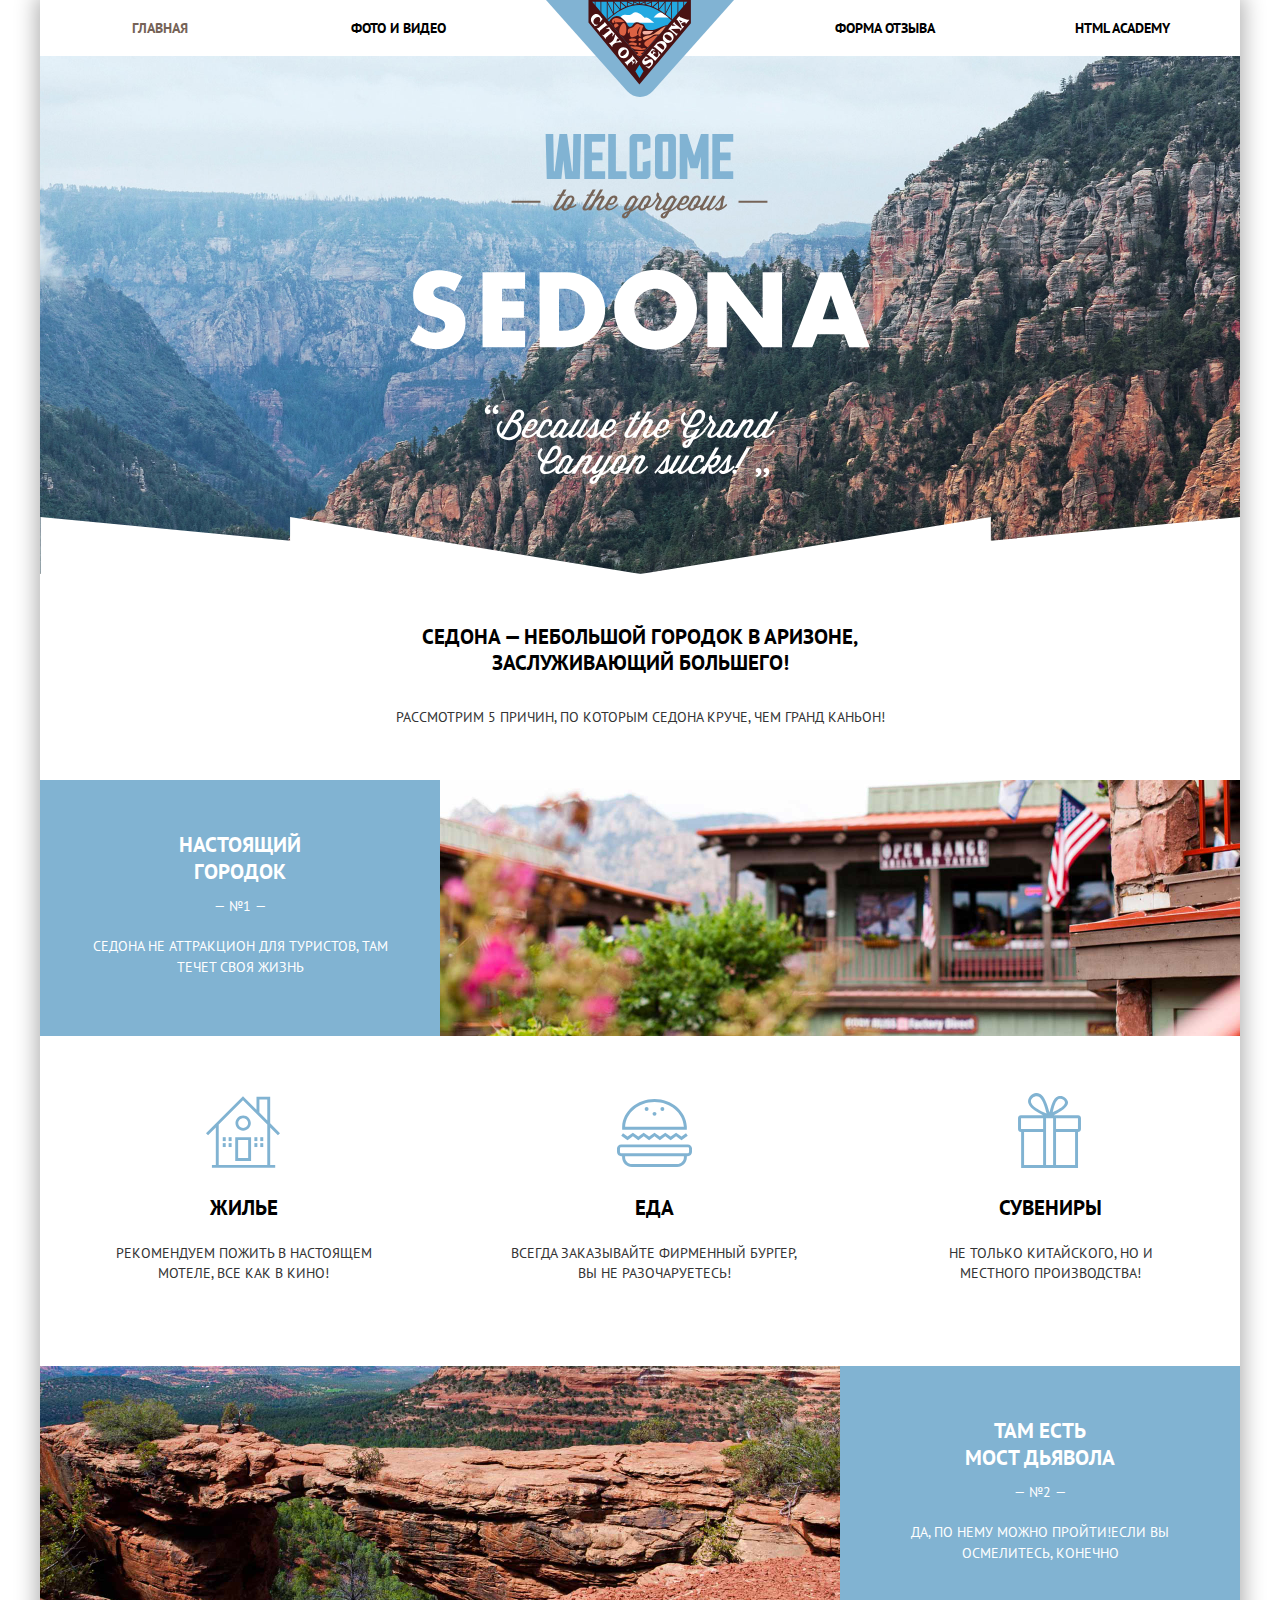
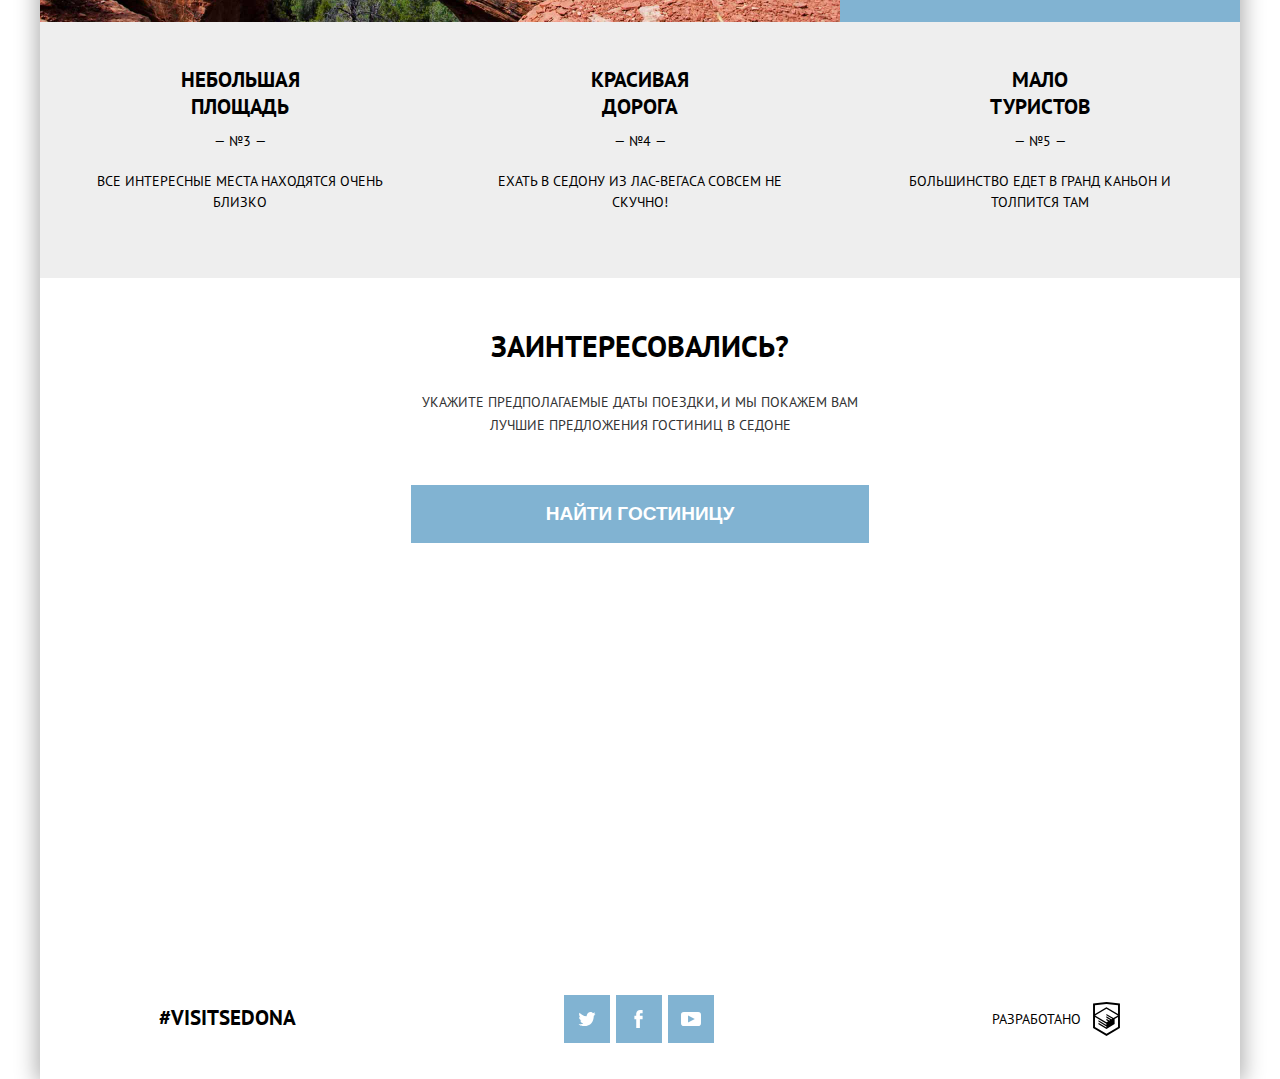
<file: sedona-all/html/index.html>
<!doctype html>
<html lang="ru">
<head>
  <meta charset="utf-8">
  <meta name="viewport" content="width=device-width,intitial-scale=1">
  <link href="css/style.css" type="text/css" rel="stylesheet">
  <title>Sedona</title>
</head>
<body class="page-body">
  <div class="page-wrapper">
    <!--SVG-->
    <svg style="display: none">
      <symbol viewBox="0 0 8.672 18.944" id="icon-facebook">
        <title>icon-facebook</title>
        <path d="M6.275     3.356h2.398V0H5.795C2.656.181 1.54 2.387 1.948 6.114H0v3.518h1.959v9.312h3.837V9.632h2.857V6.114H5.787c-.022-1.045-.037-2.405.488-2.758z"></path>
      </symbol>
      <symbol viewBox="0 0 17.5 14.663" id="icon-twitter">
        <title>icon-twitter</title>
        <path fill-rule="evenodd" clip-rule="evenodd" d="M11.283.153c1.736-.484 3.074.264 3.685 1.15.694-.225 1.372-.47 2.072-.69-.004.841-.538 1.478-.883 1.728.704.165 1.343-.481 1.343-.481-.175.977-1.035 1.746-1.611 1.977-.239 6.592-3.272 10.956-10.382 10.823h-.46c-.422 0-4.29-.45-5.047-1.843 2.341.192 4.011-.412 4.835-1.15-.989-.293-2.761-.464-3.07-2.881.362.105.583.223 1.228.117C1.757 8.067.385 7.366.461 5.218c.294.319 1.1.523 1.381.461C1.117 5.444-.188 2.398.921.843 2.794 2.655 4.769 4.364 8.29 4.528c.216-2.24 1.171-3.74 2.993-4.375z"></path>
      </symbol>
      <symbol viewBox="0 0 19.979 14.015" id="icon-youtube">
        <title>icon-youtube</title>
        <path d="M17.145 0H2.835A2.842 2.842 0 0 0 0 2.835v8.345a2.842 2.842 0 0 0 2.835 2.835h14.31a2.842 2.842 0 0 0 2.835-2.835V2.835A2.844 2.844 0 0 0 17.145 0zM7.036 10.392V3.623l6.769 3.384-6.769 3.385z"></path>
      </symbol>
      <symbol viewBox="0 0 26.943 34.09" id="logo-htmlacademy">
        <title>logo-htmlacademy</title>
        <path d="M13.62.017L13.472 0 0 1.412v24.661l13.473 8.017 13.43-7.99.042-.025V1.412L13.62.017zm11.399 12.11L13.495 5.334l-.001-.104-.087.05-.088-.056v.109L1.925 12.118V3.147l11.548-1.212L25.02 3.147v8.98zm-11.614-5.34L24.923 13.5l-4.479 2.64-7.093-4.221-.014 1.415 5.904 3.513-.86.507-5.03-2.992-.014 1.415 3.827 2.275-.782.523-3.031-1.787-.014 1.413 1.853 1.091-1.8 1.081-11.356-6.751 11.371-6.835zm-11.48 8.34l11.411 6.791.016 1.044-7.942-4.728-.015 1.416 7.979 4.795.018 1.076-7.973-4.74-.013 1.414 8.021 4.822.046.025 8.143-4.872-.011-5.177 3.415-2.036v10.021L13.472 31.85 1.925 24.979v-9.852z"></path>
      </symbol>
    </svg>
    
    <!--HEADER-->
    <header class="page-header">
      <nav class="main-nav">
        <div class="main-nav__wrapper">
          <button class="main-nav__button-close">
            <span class="visually-hidden">Закрыть меню</span>
          </button>
          <ul class="main-nav__list">
            <li class="main-nav__item">
              <a class="main-nav__link main-nav__link--active">Главная</a>
            </li>
            <li class="main-nav__item">
              <a class="main-nav__link" href="photo.html">Фото и видео</a>
            </li>
            <li class="main-nav__item">
              <a class="main-nav__link" href="form.html">Форма отзыва</a>
            </li>
            <li class="main-nav__item">
              <a class="main-nav__link" href="#">HTML Academy</a>
            </li>
            <li class="main-nav__item main-nav__item--logo">       
              <a class="main-nav__logo logo">
                <picture>
                  <source media="(min-width: 1200px)" srcset="img/logo-desktop.svg">
                  <source media="(min-width: 768px)" srcset="img/logo-tablet.svg">
                  <img class="logo__image" src="img/logo-mobile.svg"  alt="Sedona" width="102" height="auto">
                </picture>
              </a>
              <button class="main-nav__toggle" type="button">
                <span class="visually-hidden">Открыть меню</span>
              </button>
            </li>
          </ul>
        </div>
      </nav>
      
      <section class="intro">
        <img class="intro__image" src="img/text-sedona-index.svg" width="282" height="214" alt="welcome to sedona">
      </section>
    </header>
    
    <main class="page-main">     
      <section class="features">
        <div class="features__header">
          <h2 class="features__header-title">СЕДОНА — небольшой          городок в АРИЗОНЕ, заслуживающий большего!
          </h2>
          <p class="features__header-description">Рассмотрим 5 причин, по которым Седона круче, чем Гранд Каньон!</p>
        </div>
        
        <div class="features__wrapper">
          <div class="feature feature--highlight">
            <h3 class="feature__title">Настоящий<br> городок</h3>
            <span class="feature__number">№1</span>
            <p class="feature__description">Седона не аттракцион для туристов, там течет своя жизнь</p>            
          </div>

          <div class="feature feature--photo">
            <picture>
              <source media="(min-width: 1200px)" srcset="img/photo-city-desktop.jpg">
              <source media="(min-width: 500px)" srcset="img/photo-city-tablet.jpg">
              <img class="feature__image" src="img/photo-city-mobile.jpg" alt="photo-1">
            </picture>            
          </div>

          <ul class="advantages">
            <li class="advantage advantage--house">
              <b class="advantage__title">Жилье</b>
              <p class="advantage__description">Рекомендуем пожить в настоящем мотеле, все как в кино!</p>
            </li>
            
            <li class="advantage advantage--gift">
              <b class="advantage__title">Сувениры</b>
              <p class="advantage__description">Не только китайского, но и местного производства!</p>
            </li>
            
            <li class="advantage advantage--burger">
              <b class="advantage__title">Еда</b>
              <p class="advantage__description">Всегда заказывайте фирменный бургер, вы не разочаруетесь!</p>
            </li>
          </ul>

          <div class="feature feature--highlight">
            <h3 class="feature__title">Там есть<br> мост дьявола</h3>
            <span class="feature__number">№2</span>
            <p class="feature__description">Да, по нему можно пройти!Если вы осмелитесь, конечно</p>
          </div>

          <div class="feature feature--photo">
            <picture>
              <source media="(min-width: 1200px)" srcset="img/photo-bridge-desktop.jpg"> 
              <img class="feature__image" src="img/photo-bridge-mobile.jpg" alt="photo-2">
            </picture>   
          </div>

          <div class="feature">
            <h3 class="feature__title">Небольшая<br> площадь</h3>
            <span class="feature__number">№3</span>
            <p class="feature__description">Все интересные места находятся очень близко</p>
          </div>

          <div class="feature">
            <h3 class="feature__title">Красивая<br> дорога</h3>
            <span class="feature__number">№4</span>
            <p class="feature__description">Ехать в седону из Лас-Вегаса совсем не скучно!</p>
          </div>

          <div class="feature">
            <h3 class="feature__title">Мало<br> туристов</h3>
            <span class="feature__number">№5</span>
            <p class="feature__description">Большинство едет в Гранд Каньон и толпится там</p>
          </div>                
        </div>
      </section>
      
      <section class="search">
        <div class="search__wrapper">
          <h2 class="search__title">Заинтересовались?</h2>
          <p class="search__description">Укажите предполагаемые даты поездки, и мы покажем вам лучшие предложения гостиниц в седоне</p>
          <button class="button" type="button">Найти гостиницу</button>
        </div>  
        <iframe class="search__map" src="https://www.google.com/maps/embed?pb=!1m18!1m12!1m3!1d31148.43498209578!2d-111.78873010335609!3d34.8543197821599!2m3!1f0!2f0!3f0!3m2!1i1024!2i768!4f13.1!3m3!1m2!1s0x872da132f942b00d%3A0x5548c523fa6c8efd!2z0KHQtdC00L7QvdCwLCDQkNGA0LjQt9C-0L3QsCA4NjMzNiwg0KHQqNCQ!5e0!3m2!1sru!2sru!4v1579418132737!5m2!1sru!2sru" width="100%" height="350" frameborder="0" style="border:0;" allowfullscreen=""></iframe>      
      </section>  
    </main>
    
    <footer class="page-footer">      
        <b class="page-footer__hashtag">#VISITSEDONA</b>
        <ul class="page-footer__social social">
          <li>
            <a class="social__link social__link--twitter" href="#">
              <svg width="18" height="14" fill="#fff">
                <use xlink:href="#icon-twitter"></use>
              </svg>
            </a>
          </li>
          <li>
            <a class="social__link social__link--facebook" href="#">
              <svg width="9" height="18" fill="#fff">
                <use xlink:href="#icon-facebook"></use>
              </svg>
            </a>
          </li>
          <li>
            <a class="social__link social__link--youtube" href="#">
              <svg width="20" height="14" fill="#fff">
                <use xlink:href="#icon-youtube"></use>
              </svg>
            </a>
          </li>          
        </ul>
        <p class="page-footer__developer">Разработано
          <a class="page-footer__developer-link"  href="#">
            <svg width="27" height="34" fill="#000">
                <use xlink:href="#logo-htmlacademy"></use>
              </svg>
          </a>
        </p>
    </footer>
  </div>
</body>
</html>
</file>
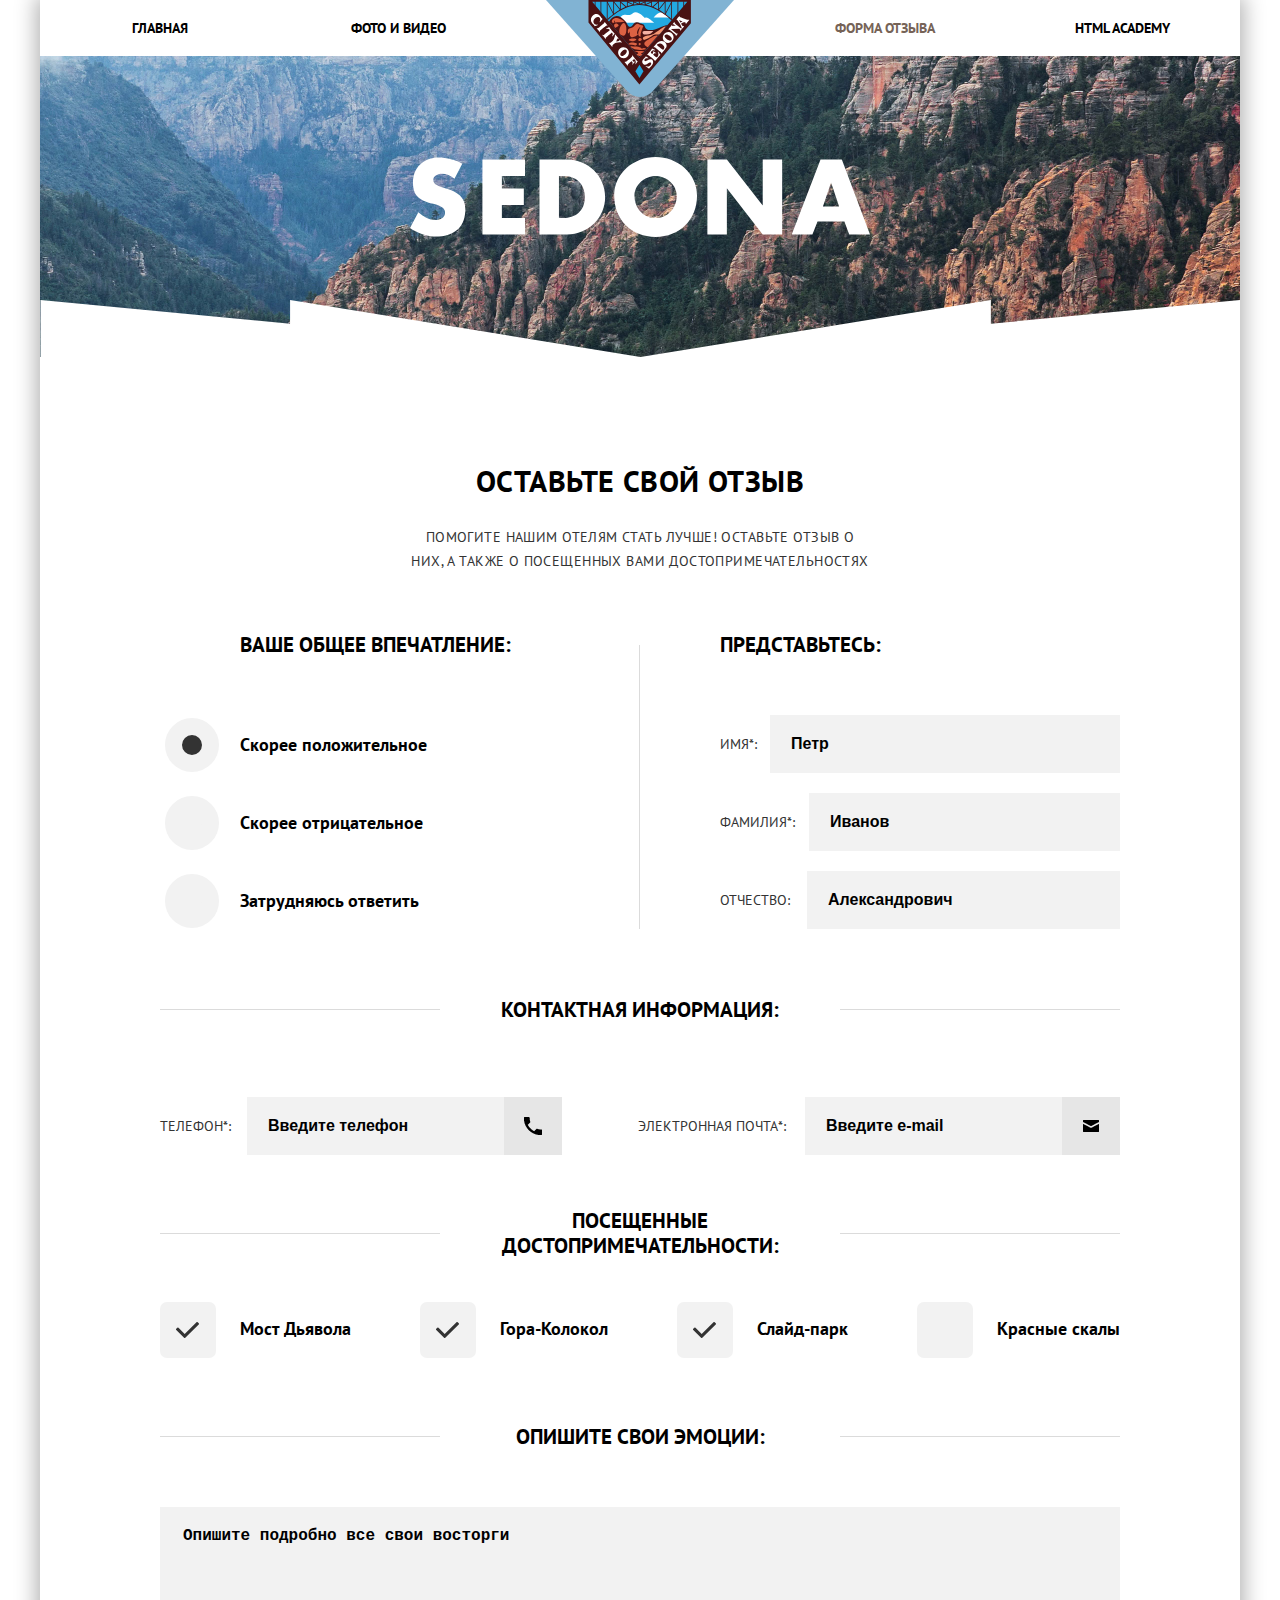
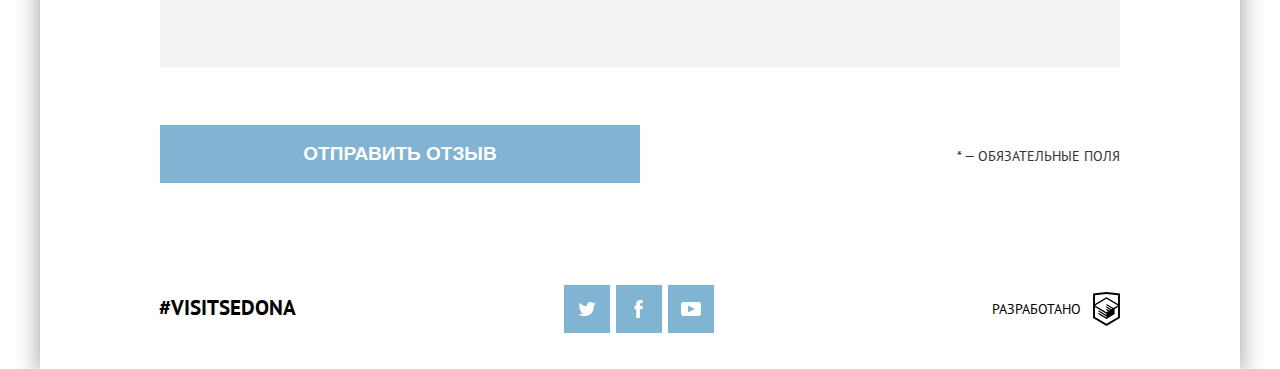
<file: sedona-all/html/form.html>
<!doctype html>
<html lang="ru">
<head>
  <meta charset="utf-8">
  <meta name="viewport" content="width=device-width,intitial-scale=1">
  <link href="css/style.css" type="text/css" rel="stylesheet">
  <title>Sedona</title>
</head>
<body class="page-body">
  <div class="page-wrapper">
    <!--SVG-->
    <svg style="display: none">
      <symbol viewBox="0 0 8.672 18.944" id="icon-facebook">
        <title>icon-facebook</title>
        <path d="M6.275     3.356h2.398V0H5.795C2.656.181 1.54 2.387 1.948 6.114H0v3.518h1.959v9.312h3.837V9.632h2.857V6.114H5.787c-.022-1.045-.037-2.405.488-2.758z"></path>
      </symbol>
      <symbol viewBox="0 0 17.5 14.663" id="icon-twitter">
        <title>icon-twitter</title>
        <path fill-rule="evenodd" clip-rule="evenodd" d="M11.283.153c1.736-.484 3.074.264 3.685 1.15.694-.225 1.372-.47 2.072-.69-.004.841-.538 1.478-.883 1.728.704.165 1.343-.481 1.343-.481-.175.977-1.035 1.746-1.611 1.977-.239 6.592-3.272 10.956-10.382 10.823h-.46c-.422 0-4.29-.45-5.047-1.843 2.341.192 4.011-.412 4.835-1.15-.989-.293-2.761-.464-3.07-2.881.362.105.583.223 1.228.117C1.757 8.067.385 7.366.461 5.218c.294.319 1.1.523 1.381.461C1.117 5.444-.188 2.398.921.843 2.794 2.655 4.769 4.364 8.29 4.528c.216-2.24 1.171-3.74 2.993-4.375z"></path>
      </symbol>
      <symbol viewBox="0 0 19.979 14.015" id="icon-youtube">
        <title>icon-youtube</title>
        <path d="M17.145 0H2.835A2.842 2.842 0 0 0 0 2.835v8.345a2.842 2.842 0 0 0 2.835 2.835h14.31a2.842 2.842 0 0 0 2.835-2.835V2.835A2.844 2.844 0 0 0 17.145 0zM7.036 10.392V3.623l6.769 3.384-6.769 3.385z"></path>
      </symbol>
      <symbol viewBox="0 0 26.943 34.09" id="logo-htmlacademy">
        <title>logo-htmlacademy</title>
        <path d="M13.62.017L13.472 0 0 1.412v24.661l13.473 8.017 13.43-7.99.042-.025V1.412L13.62.017zm11.399 12.11L13.495 5.334l-.001-.104-.087.05-.088-.056v.109L1.925 12.118V3.147l11.548-1.212L25.02 3.147v8.98zm-11.614-5.34L24.923 13.5l-4.479 2.64-7.093-4.221-.014 1.415 5.904 3.513-.86.507-5.03-2.992-.014 1.415 3.827 2.275-.782.523-3.031-1.787-.014 1.413 1.853 1.091-1.8 1.081-11.356-6.751 11.371-6.835zm-11.48 8.34l11.411 6.791.016 1.044-7.942-4.728-.015 1.416 7.979 4.795.018 1.076-7.973-4.74-.013 1.414 8.021 4.822.046.025 8.143-4.872-.011-5.177 3.415-2.036v10.021L13.472 31.85 1.925 24.979v-9.852z"></path>
      </symbol>
    </svg>
    
    <!--HEADER-->
    <header class="page-header">
      <nav class="main-nav">
        <div class="main-nav__wrapper">
          <button class="main-nav__button-close">
            <span class="visually-hidden">Закрыть меню</span>
          </button>
          <ul class="main-nav__list">
            <li class="main-nav__item">
              <a class="main-nav__link" href="index.html">Главная</a>
            </li>
            <li class="main-nav__item">
              <a class="main-nav__link" href="photo.html">Фото и видео</a>
            </li>
            <li class="main-nav__item">
              <a class="main-nav__link main-nav__link--active">Форма отзыва</a>
            </li>
            <li class="main-nav__item">
              <a class="main-nav__link" href="#">HTML Academy</a>
            </li>
            <li class="main-nav__item main-nav__item--logo">       
              <a class="main-nav__logo logo">
                <picture>
                  <source media="(min-width: 1200px)" srcset="img/logo-desktop.svg">
                  <source media="(min-width: 768px)" srcset="img/logo-tablet.svg">
                  <img class="logo__image" src="img/logo-mobile.svg"  alt="Sedona" width="102" height="auto">
                </picture>
              </a>
              <button class="main-nav__toggle" type="button">
                <span class="visually-hidden">Открыть меню</span>
              </button>
            </li>
          </ul>
        </div>
      </nav>
      
      <section class="intro intro--inner-page">
        <img class="intro__image" src="img/text-sedona.svg" width="230" height="39" alt="sedona">
      </section>
    </header>
    
    <main class="page-main">     
      <section class="feedback">
        <div class="feedback__header">
          <h2 class="feedback__title">Оставьте свой отзыв</h2>
          <p class="feedback__description">Помогите нашим отелям стать лучше! Оставьте отзыв о них, а также о посещенных вами достопримечательностях</p>
        </div>
        <form class="feedback-form">
          <fieldset class="feedback-section">
            <legend class="feedback-section__title feedback-section__title--left">Представьтесь:</legend>
            <div class="textbox">
              <div class="textbox__item">
                <label class="textbox__label textbox__label--name" for="name">Имя*:</label>
                <input class="textbox__input" id="name" type="text" placeholder="Петр">
              </div>
              <div class="textbox__item">
                <label class="textbox__label textbox__label--surname" for="surname">Фамилия*:</label>
                <input class="textbox__input" id="surname" type="text" placeholder="Иванов">
              </div>
              <div class="textbox__item">
                <label class="textbox__label textbox__label--patronymic" for="patronymic">Отчество:</label>
                <input class="textbox__input" id="patronymic" type="text" placeholder="Александрович">
              </div>
            </div>
          </fieldset>
          <fieldset class="feedback-section">
            <legend class="feedback-section__title">Контактная информация:</legend>
            <div class="textbox textbox--contacts">
              <div class="textbox__item textbox__item--contacts">
                <label class="textbox__label textbox__label--telephone" for="telephone">
                <span class="textbox__hidden">Контактный</span> телефон*:</label>
                <input class="textbox__input textbox__input--telephone" id="telephone" type="text" placeholder="Введите телефон">
              </div>
              <div class="textbox__item textbox__item--contacts">
                <label class="textbox__label textbox__label--email" for="email">
                Электронная почта*:</label>
                <input class="textbox__input textbox__input--email" id="email" type="text" placeholder="Введите e-mail">
              </div>
            </div>
          </fieldset>     
          <fieldset class="feedback-section">
            <legend class="feedback-section__title feedback-section__title--left">Ваше общее впечатление:</legend>
            <div class="toggle-set">
              <div class="toggle-set__item">                
                <input class="toggle-set__input" id="toggle1" name="rating" type="radio" checked="checked">
                <label class="toggle-set__label" for="toggle1">Скорее положительное</label>
              </div>
              <div class="toggle-set__item">                
                <input class="toggle-set__input" id="toggle2" name="rating" type="radio">
                <label class="toggle-set__label" for="toggle2">Скорее отрицательное</label>
              </div>
              <div class="toggle-set__item">                
                <input class="toggle-set__input" id="toggle3" name="rating" type="radio">
                <label class="toggle-set__label" for="toggle3">Затрудняюсь ответить</label>
              </div>
            </div>
          </fieldset>
          <fieldset class="feedback-section">
            <legend class="feedback-section__title">Посещенные<br> достопримечательности:</legend>
            <div class="checkbox">
              <div class="checkbox__item">                
                <input class="checkbox__input" id="checkbox1" type="checkbox" checked="checked">
                <label class="checkbox__label" for="checkbox1">Мост Дьявола</label>
              </div>
              <div class="checkbox__item">                
                <input class="checkbox__input" id="checkbox2" type="checkbox" checked="checked">
                <label class="checkbox__label" for="checkbox2">Гора-Колокол</label>
              </div>
              <div class="checkbox__item">                
                <input class="checkbox__input" id="checkbox3" type="checkbox" checked="checked">
                <label class="checkbox__label" for="checkbox3">Слайд-парк</label>
              </div>
              <div class="checkbox__item">                
                <input class="checkbox__input" id="checkbox4" type="checkbox">
                <label class="checkbox__label" for="checkbox4">Красные скалы</label>
              </div>
            </div>
          </fieldset>
          <fieldset class="feedback-section">
            <legend class="feedback-section__title">Опишите свои эмоции:</legend>
            <textarea class="textarea" placeholder="Опишите подробно все свои восторги "></textarea>
            <div class="feedback-section__wrapper-button">
              <button class="button button--middle" type="button">Отправить отзыв</button> 
              <span class="feedback__note">* — обязательные поля</span>
            </div>
          </fieldset>
        </form>
      </section>
    </main>
    
    <footer class="page-footer">      
        <b class="page-footer__hashtag">#VISITSEDONA</b>
        <ul class="page-footer__social social">
          <li>
            <a class="social__link social__link--twitter" href="#">
              <svg width="18" height="14" fill="#fff">
                <use xlink:href="#icon-twitter"></use>
              </svg>
            </a>
          </li>
          <li>
            <a class="social__link social__link--facebook" href="#">
              <svg width="9" height="18" fill="#fff">
                <use xlink:href="#icon-facebook"></use>
              </svg>
            </a>
          </li>
          <li>
            <a class="social__link social__link--youtube" href="#">
              <svg width="20" height="14" fill="#fff">
                <use xlink:href="#icon-youtube"></use>
              </svg>
            </a>
          </li>          
        </ul>
        <p class="page-footer__developer">Разработано
          <a class="page-footer__developer-link"  href="#">
            <svg width="27" height="34" fill="#000">
                <use xlink:href="#logo-htmlacademy"></use>
              </svg>
          </a>
        </p>
    </footer>
  </div>
</body>
</html>
</file>
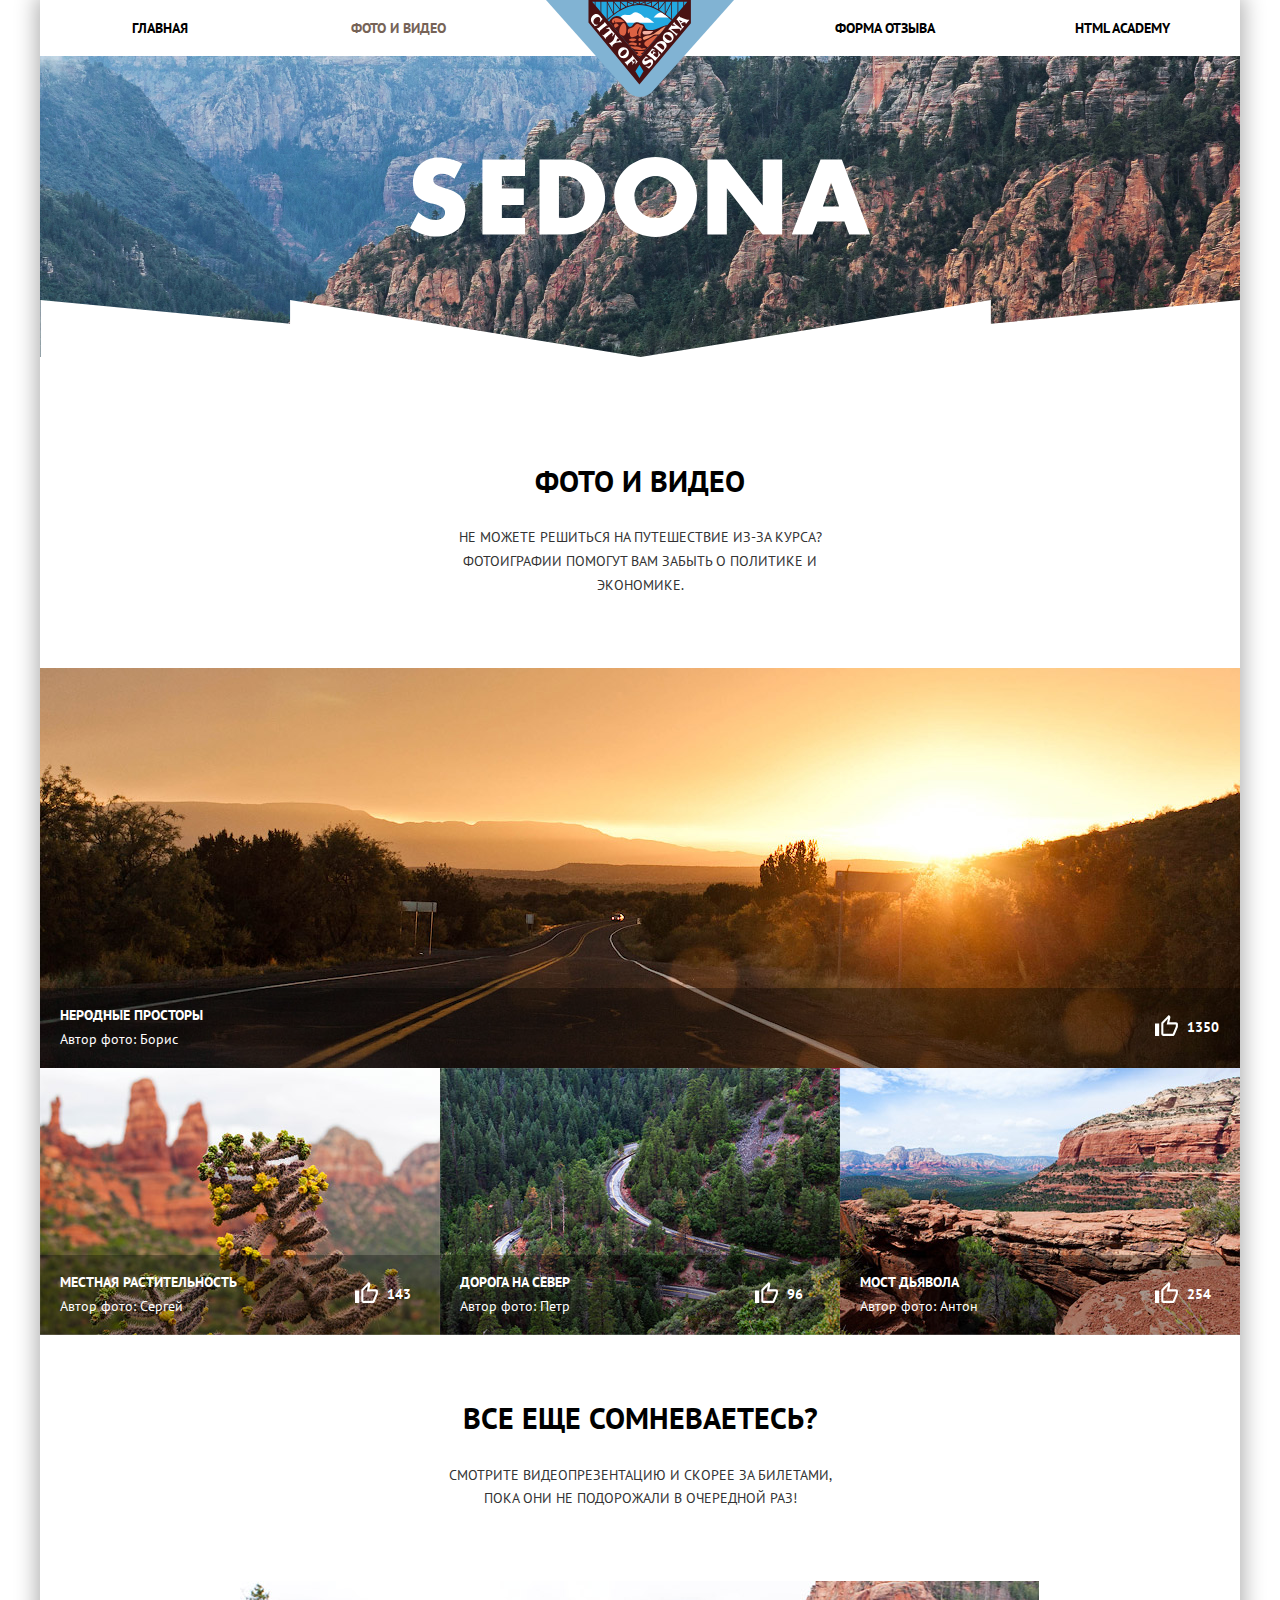
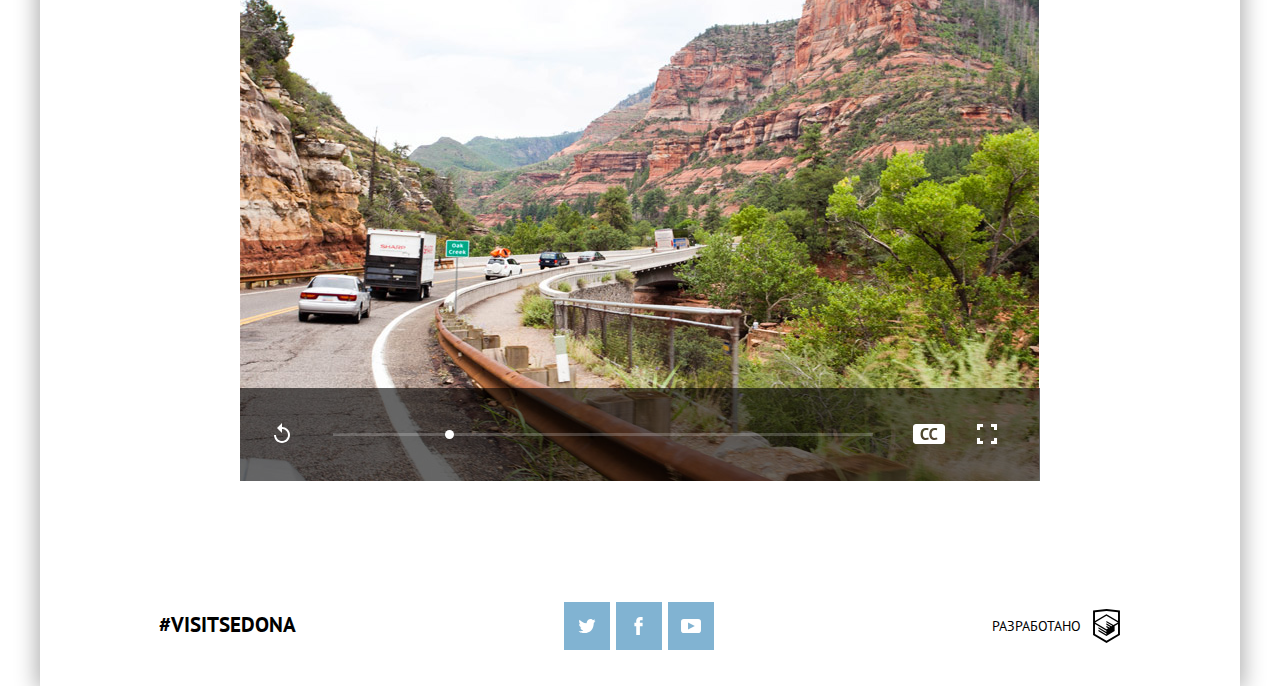
<file: sedona-all/html/photo.html>
<!doctype html>
<html lang="ru">
<head>
  <meta charset="utf-8">
  <meta name="viewport" content="width=device-width,intitial-scale=1">
  <link href="css/style.css" type="text/css" rel="stylesheet">
  <title>Sedona</title>
</head>
<body class="page-body">
  <div class="page-wrapper">
    <!--SVG-->
    <svg style="display: none">
      <symbol viewBox="0 0 8.672 18.944" id="icon-facebook">
        <title>icon-facebook</title>
        <path d="M6.275     3.356h2.398V0H5.795C2.656.181 1.54 2.387 1.948 6.114H0v3.518h1.959v9.312h3.837V9.632h2.857V6.114H5.787c-.022-1.045-.037-2.405.488-2.758z"></path>
      </symbol>
      <symbol viewBox="0 0 17.5 14.663" id="icon-twitter">
        <title>icon-twitter</title>
        <path fill-rule="evenodd" clip-rule="evenodd" d="M11.283.153c1.736-.484 3.074.264 3.685 1.15.694-.225 1.372-.47 2.072-.69-.004.841-.538 1.478-.883 1.728.704.165 1.343-.481 1.343-.481-.175.977-1.035 1.746-1.611 1.977-.239 6.592-3.272 10.956-10.382 10.823h-.46c-.422 0-4.29-.45-5.047-1.843 2.341.192 4.011-.412 4.835-1.15-.989-.293-2.761-.464-3.07-2.881.362.105.583.223 1.228.117C1.757 8.067.385 7.366.461 5.218c.294.319 1.1.523 1.381.461C1.117 5.444-.188 2.398.921.843 2.794 2.655 4.769 4.364 8.29 4.528c.216-2.24 1.171-3.74 2.993-4.375z"></path>
      </symbol>
      <symbol viewBox="0 0 19.979 14.015" id="icon-youtube">
        <title>icon-youtube</title>
        <path d="M17.145 0H2.835A2.842 2.842 0 0 0 0 2.835v8.345a2.842 2.842 0 0 0 2.835 2.835h14.31a2.842 2.842 0 0 0 2.835-2.835V2.835A2.844 2.844 0 0 0 17.145 0zM7.036 10.392V3.623l6.769 3.384-6.769 3.385z"></path>
      </symbol>
      <symbol viewBox="0 0 26.943 34.09" id="logo-htmlacademy">
        <title>logo-htmlacademy</title>
        <path d="M13.62.017L13.472 0 0 1.412v24.661l13.473 8.017 13.43-7.99.042-.025V1.412L13.62.017zm11.399 12.11L13.495 5.334l-.001-.104-.087.05-.088-.056v.109L1.925 12.118V3.147l11.548-1.212L25.02 3.147v8.98zm-11.614-5.34L24.923 13.5l-4.479 2.64-7.093-4.221-.014 1.415 5.904 3.513-.86.507-5.03-2.992-.014 1.415 3.827 2.275-.782.523-3.031-1.787-.014 1.413 1.853 1.091-1.8 1.081-11.356-6.751 11.371-6.835zm-11.48 8.34l11.411 6.791.016 1.044-7.942-4.728-.015 1.416 7.979 4.795.018 1.076-7.973-4.74-.013 1.414 8.021 4.822.046.025 8.143-4.872-.011-5.177 3.415-2.036v10.021L13.472 31.85 1.925 24.979v-9.852z"></path>
      </symbol>
      <symbol viewBox="0 0 22 20" id="icon-like">
        <title>icon-like</title>
        <path d="M12.383 3.646l-.637 2.929L11.219 9H19.9v2l.001.058L17 18H8V8.029l.014-.015 4.369-4.368M2 10v8-8M13.2 0L6.6 6.6c-.4.3-.6.8-.6 1.4v10c0 1.1.9 2 2 2h9c.8 0 1.5-.5 1.8-1.2l3-7.1c.1-.2.1-.5.1-.7V9h.1c0-1.1-.9-2-2-2h-6.3l1-4.6v-.3c0-.4-.2-.8-.4-1.1l-1.1-1zM4 8H0v12h4V8zm18 1v.044V9z"></path>
      </symbol>
      <symbol viewBox="0 0 16 20" id="icon-video-replay">
        <title>icon-video-replay</title>
        <path d="M8 4V0L3 5l5 5V6c3.315 0 6 2.686 6 6s-2.685 6-6 6-6-2.686-6-6H0c0 4.42 3.58 8 8 8s8-3.58 8-8-3.58-8-8-8z"></path>
      </symbol>
      <symbol viewBox="0 0 32 20" id="icon-video-subtitles">
        <title>icon-video-subtitles</title>
        <path d="M29 0H3C1.35 0 0 1.35 0 3v14c0 1.65 1.35 3 3 3h26c1.65 0 3-1.35 3-3V3c0-1.65-1.35-3-3-3zM14.403 15.854a8.61 8.61 0 0 1-1.678.164 5.986 5.986 0 0 1-1.976-.323c-.623-.214-1.172-.562-1.646-1.041s-.852-1.103-1.133-1.868c-.28-.766-.419-1.695-.419-2.786 0-1.134.157-2.085.471-2.851.315-.768.723-1.384 1.224-1.854a4.53 4.53 0 0 1 1.679-1.008 5.86 5.86 0 0 1 1.852-.307c.66 0 1.22.045 1.678.134.457.087.835.192 1.133.313l-.448 1.92a3.332 3.332 0 0 0-.902-.265A8.244 8.244 0 0 0 12.973 6c-.915 0-1.649.325-2.206.977-.558.651-.836 1.663-.836 3.031 0 .598.067 1.142.199 1.632.132.493.334.913.603 1.26.271.349.607.619 1.01.812.402.193.867.29 1.396.29.496 0 .915-.049 1.257-.148.342-.099.639-.227.893-.38l.463 1.841c-.354.249-.803.43-1.349.539zm8.698 0a8.618 8.618 0 0 1-1.678.164 5.986 5.986 0 0 1-1.976-.323c-.623-.214-1.172-.562-1.646-1.041s-.852-1.103-1.133-1.868c-.281-.767-.421-1.695-.421-2.786 0-1.134.157-2.085.471-2.851.314-.768.723-1.384 1.223-1.854a4.526 4.526 0 0 1 1.68-1.008 5.858 5.858 0 0 1 1.851-.307c.661 0 1.221.045 1.678.134a6.05 6.05 0 0 1 1.133.313l-.446 1.918a3.314 3.314 0 0 0-.901-.265A8.569 8.569 0 0 0 21.67 6c-.915 0-1.649.325-2.206.977-.558.651-.836 1.663-.836 3.031 0 .598.067 1.142.199 1.632.132.493.334.913.603 1.26.271.349.606.619 1.009.812.402.193.868.29 1.396.29.497 0 .915-.049 1.257-.148.342-.099.64-.227.894-.38l.463 1.841c-.353.249-.803.43-1.348.539z">
        </path>
      </symbol>
      <symbol viewBox="0 0 20 20" id="icon-video-fullscreen">
        <title>icon-video-fullscreen</title>
        <path d="M0 0v6h3V3h3V0H3zm3 14H0v6h6v-3H3zM17 0h-3v3h3v3h3V0zm0 17h-3v3h6v-6h-3z"></path>
      </symbol>
    </svg>
    
    <!--HEADER-->
    <header class="page-header">
      <nav class="main-nav">
        <div class="main-nav__wrapper">
          <button class="main-nav__button-close">
            <span class="visually-hidden">Закрыть меню</span>
          </button>
          <ul class="main-nav__list">
            <li class="main-nav__item">
              <a class="main-nav__link" href="index.html">Главная</a>
            </li>
            <li class="main-nav__item">
              <a class="main-nav__link main-nav__link--active">Фото и видео</a>
            </li>
            <li class="main-nav__item">
              <a class="main-nav__link" href="form.html">Форма отзыва</a>
            </li>
            <li class="main-nav__item">
              <a class="main-nav__link" href="#">HTML Academy</a>
            </li>
            <li class="main-nav__item main-nav__item--logo">       
              <a class="main-nav__logo logo">
                <picture>
                  <source media="(min-width: 1200px)" srcset="img/logo-desktop.svg">
                  <source media="(min-width: 768px)" srcset="img/logo-tablet.svg">
                  <img class="logo__image" src="img/logo-mobile.svg"  alt="Sedona" width="102" height="auto">
                </picture>
              </a>
              <button class="main-nav__toggle" type="button">
                <span class="visually-hidden">Открыть меню</span>
              </button>
            </li>
          </ul>
        </div>
      </nav>
      
      <section class="intro intro--inner-page">
        <img class="intro__image" src="img/text-sedona.svg" width="230" height="39" alt="sedona">
      </section>
    </header>
    
    <main class="page-main">     
      <section class="photo">
        <div class="photo__header">
          <h2 class="photo__title">Фото и Видео</h2>
          <p class="photo__description">Не можете решиться на путешествие из-за курса? Фотоиграфии помогут вам забыть о политике и экономике.</p>
        </div>
        <div class="photo__content">
         
          <article class="post post--popular">
            <picture>
              <source media="(min-width: 1200px)" srcset="img/photo-1-desktop.jpg">
              <source media="(min-width: 768px)" srcset="img/photo-1-tablet.jpg">
              <img class="post__image" alc="photo-1" src="img/photo-1-mobile.jpg">
            </picture>
            <div class="post__info">
              <div class="post__description">
                <h3 class="post__title">Неродные просторы</h3>
                <p class="post__autor">Автор фото: Борис</p> 
              </div>
              <p class="post__likes">
                <button class="post__button-like">
                  <svg width="23" height="21" fill="#b2b2b2">
                    <use xlink:href="#icon-like"></use>
                  </svg>
                </button>
                1350
              </p>                         
            </div>
          </article>
          
          <article class="post">
            <picture>
              <source media="(min-width: 1200px)" srcset="img/photo-2-desktop.jpg">
              <source media="(min-width: 768px)" srcset="img/photo-2-tablet.jpg">
              <img class="post__image" alc="photo-1" src="img/photo-2-mobile.jpg">
            </picture>
            <div class="post__info">
              <div class="post__description">
                <h3 class="post__title">Местная растительность</h3>
                <p class="post__autor">Автор фото: Сергей</p> 
              </div>
              <p class="post__likes">
                <button class="post__button-like">
                  <svg width="23" height="21" fill="#b2b2b2">
                    <use xlink:href="#icon-like"></use>
                  </svg>
                </button>
                143
              </p>                         
            </div>
          </article>
          
          <article class="post">
            <picture>
              <source media="(min-width: 1200px)" srcset="img/photo-3-desktop.jpg">
              <source media="(min-width: 768px)" srcset="img/photo-3-tablet.jpg">
              <img class="post__image" alc="photo-1" src="img/photo-3-mobile.jpg">
            </picture>
            <div class="post__info">
              <div class="post__description">
                <h3 class="post__title">Дорога на север</h3>
                <p class="post__autor">Автор фото: Петр</p> 
              </div>
              <p class="post__likes">
                <button class="post__button-like">
                  <svg width="23" height="21" fill="#b2b2b2">
                    <use xlink:href="#icon-like"></use>
                  </svg>
                </button>
                96
              </p>                         
            </div>
          </article>
          
          <article class="post">
            <picture>
              <source media="(min-width: 1200px)" srcset="img/photo-4-desktop.jpg">
              <source media="(min-width: 768px)" srcset="img/photo-4-tablet.jpg">
              <img class="post__image" alc="photo-1" src="img/photo-4-mobile.jpg">
            </picture>
            <div class="post__info">
              <div class="post__description">
                <h3 class="post__title">Мост дьявола</h3>
                <p class="post__autor">Автор фото: Антон</p> 
              </div>
              <p class="post__likes">
                <button class="post__button-like">
                  <svg width="23" height="21" fill="#b2b2b2">
                    <use xlink:href="#icon-like"></use>
                  </svg>
                </button>
                254
              </p>                         
            </div>
          </article>
        </div>
      </section>
      
      <section class="video">
        <div class="video__header">
          <h2 class="video__title">Все еще сомневаетесь?</h2>
          <p class="video__description">Смотрите видеопрезентацию и скорее за билетами, пока они не подорожали в очередной раз!</p>
        </div>
        <div class="video__player player">
          <div class="player__screen">
            <!--<video width="320" height="201" preload="auto">
              <source src="video/sedona.mp4" type="video/mp4">
            </video>-->
          </div>          
          <div class="player__controls">             
            <button class="player__button player__button--replay" type="button">
              <svg width="16" height="20" fill="#5c6870">
                <use xlink:href="#icon-video-replay"></use>
              </svg>
            </button>
            <div class="player__range"></div>
            <button class="player__button player__button--subtitles" type="button">
              <svg width="32" height="20" fill="#5c6870">
                <use xlink:href="#icon-video-subtitles"></use>
              </svg>
            </button>
            <button class="player__button player__button--fullscreen" type="button">
              <svg width="20" height="20" fill="#5c6870">
                <use xlink:href="#icon-video-fullscreen"></use>
              </svg>
            </button>
          </div>
        </div>
      </section>
    </main>
    
    <footer class="page-footer">      
        <b class="page-footer__hashtag">#VISITSEDONA</b>
        <ul class="page-footer__social social">
          <li>
            <a class="social__link social__link--twitter" href="#">
              <svg width="18" height="14" fill="#fff">
                <use xlink:href="#icon-twitter"></use>
              </svg>
            </a>
          </li>
          <li>
            <a class="social__link social__link--facebook" href="#">
              <svg width="9" height="18" fill="#fff">
                <use xlink:href="#icon-facebook"></use>
              </svg>
            </a>
          </li>
          <li>
            <a class="social__link social__link--youtube" href="#">
              <svg width="20" height="14" fill="#fff">
                <use xlink:href="#icon-youtube"></use>
              </svg>
            </a>
          </li>          
        </ul>
        <p class="page-footer__developer">Разработано
          <a class="page-footer__developer-link"  href="#">
            <svg width="27" height="34" fill="#000">
                <use xlink:href="#logo-htmlacademy"></use>
              </svg>
          </a>
        </p>
    </footer>
  </div>
</body>
</html>
</file>
<file: sedona-all/html/css/style.css>
@font-face{
  font-family: 'PT-Sans';
  font-weight: 400;
  font-style: normal;
  src: url(../fonts/PT-Sans.woff2) format('woff2'),
       url(../fonts/PT-Sans.woff) format('woff');
}
@font-face{
  font-family: 'PT-Sans';
  font-weight: 700;
  font-style: normal;
  src: url(../fonts/PT-Sans-Bold.woff2) format('woff2'),
       url(../fonts/PT-Sans-Bold.woff) format('woff');
}
body {
  font-family: 'PT-Sans', 'Arial', sans-serif;
  font-size: 14px;
  font-weight: 400;
  margin: 0;
}
*{
  box-sizing: border-box;
}
*::placeholder{
  color: #000;
}
.page-wrapper{
  margin: 0 auto;  
  
  min-width: 320px;
  max-width: 1200px;
  
  box-shadow: 0 0 20px 4px rgba(0,0,0,0.3);
}
.visually-hidden {
  position: absolute;
  width: 1px;
  height: 1px;
  margin: -1px;
  padding: 0;
  border: 0;
  clip: rect(0 0 0 0);
  overflow: hidden;
}

.main-nav{
  background-color: #fff;  
}
.main-nav__wrapper{
  position: relative;
}
.main-nav__toggle{  
  position: absolute;
  right: 20px;
  top: 17px;
  
  width: 23px;
  height: 21px;
  
  background: url(../img/icon-menu.svg);
  background-position: center;
  border: none;
  
  cursor: pointer;
}
.main-nav__list{    
  margin: 0;
  padding: 0;
  list-style: none;
}
.main-nav__item{
  font-weight: 700;
  font-size: 18px;
  text-transform: uppercase; 
  text-align: center;
  
  border-top: 1px solid #678fa8;
  box-shadow: inset 0 1px 0 0 #9ac2db;
}
.main-nav__item:first-child{
  border: none;
  box-shadow: none;
}
.main-nav__item--logo{  
  display: block;
  position: relative;
  
  background-color: #fff;
  height: 56px;
  
  padding: 0 20px;
  border: none;
  box-shadow: 0 -2px 3px 0 rgba(0,0,0,0.2);
}
.main-nav__link{
  display: block;
  width: 100%;
  
  color: #fff;
  text-decoration: none; 
  background-color: #81b3d2;
  padding: 16px 0;
  cursor: pointer;
}
.main-nav__link:hover,
.main-nav__link:focus{
  background-color: #669ec0;
}
.main-nav__link:active{
  background-color: #5496bd;
  color: #88b6d1;
}
.main-nav__button-close{
  position: absolute;
  right: 20px;
  top: 17px;
  
  height: 22px;
  width: 23px;
  
  background-repeat: no-repeat;
  background: url(../img/icon-cross.svg);
  border: none;
}
.main-nav__logo{
  position: absolute;
  top: 0;
  right: calc(50% - 52px);
}
.logo__image{
  display: block;
  width: 102px;
}
.intro{
  min-height: 389px;
  background-color: #4e595d;
  background-image: url(../img/bg-intro-triangle-desktop.svg), url(../img/bg-back-mobile.jpg);
  background-position: bottom center, center;
  background-repeat: no-repeat;  
  
  padding-top: 90px;
}
.intro--inner-page{
  min-height: 158px;
  padding-top: 52px;
  
  background-size: cover, auto;
  background-position: bottom center, center bottom;
}
.intro__image{
  display: block;  
  margin: 0 auto;
}
.features__header{
  max-width: 530px;
  text-align: center;
  padding: 40px 20px 5px;
  margin: 0 auto;
}
.features__header-title{
  font-size: 19px;  
  font-weight: 700;
  line-height: 26px;
  text-transform: uppercase;  
  margin: 0 0 26px;
}
.features__header-description{
  color: #333;
  line-height: 27px;
  text-transform: uppercase;
  margin: 0;
}
.feature{
  text-align: center;
  background-color: #eee;
  padding: 28px 20px 30px;
  position: relative;
}
.feature:not(.feature--highlight)::after{
  content: '';
  
  position: absolute;
  left: 20px;
  right: 20px;
  bottom: 0;
  
  display: block;
  height: 1px;
  
  background-color: #d6d6d6;
}
.feature:last-child::after{
  display: none;
}
.feature:first-child{
  background-image: url(../img/bg-triangle.svg);
  background-repeat: no-repeat;
  background-position: center top;
  background-size: 768px auto;
  padding-top: 78px;
}
.feature--highlight{
  background-color: #81b3d2;
  color: #fff;
  padding: 40px 20px 41px;
}
.feature--photo{
  padding: 0;  
}
.feature__image{
  display: block;  
  width: 100%;  
  height: 260px;
  object-fit: cover;
}
.feature__title{
  font-size: 18px;
  font-weight: 700;
  text-transform: uppercase;
  margin: 0 0 12px;
}
.feature__title br{
  display: none;
}
.feature__number::before{
  content: "—";  
  margin-right: 4px;
}
.feature__number::after{
  content: "—";
  margin-left: 4px;
}
.feature__description{
  text-transform: uppercase;
  line-height: 20px;
  margin: 17px 0 0;
}
.advantages{
  display: flex;
  flex-direction: column;
  
  padding: 36px 0 10px;
  margin: 0;
  list-style: none;
}
.advantage{
  max-width: 420px;
  margin: 0 auto 30px;
  padding: 0px 20px 0 70px;
  position: relative;
}
.advantage::before{
  content: '';
  display: block;
  
  position: absolute;
  
  background-repeat: no-repeat;
  background-position: center;
  background-size: contain;
}
.advantage--house::before{ 
  left: 20px;
  top: -10px;
  
  width: 39px;
  height: 37px;
  background-image: url(../img/icon-house.svg);  
}
.advantage--gift::before{
  left: 25px;
  top: -12px;
  
  width: 32px;
  height: 38px;
  background-image: url(../img/icon-gift.svg);
}
.advantage--burger::before{
  left: 18px;
  top: -5px;
  
  width: 40px;
  height: 35px;
  background-image: url(../img/icon-burger.svg);
}
.advantage__title{
  font-size: 18px;  
  text-transform: uppercase;  
}
.advantage__description{
  color: #333;
  text-transform: uppercase;
  line-height: 20px;
  margin: 17px 0 0;  
}
.search__wrapper{
  text-transform: uppercase;
  text-align: center;
  
  width: 87.5%;
  max-width: 458px;
  margin: 0 auto;
  padding-top: 26px;
  padding-bottom: 49px;
}
.search__title{
  font-size: 21px; 
  font-weight: 700;
  
  margin: 0;  
  margin-bottom: 22px;
}
.search__description{
  line-height: 23px;
  color: #333;
  margin: 0;
  margin-bottom: 35px;
}
.search__map{
  height: 350px;
}
.button{
  display: flex;
  justify-content: center;
  align-items: center;
  
  width: 100%;
  max-width: 480px;
  height: 58px;
  
  font-size: 19px;
  font-weight: 700;
  color: #fff;
  text-transform: uppercase;
  
  background-color: #81b3d2;
  border: none;
}
.button:hover,
.button:focus{
  background-color: #669ec0;
}
.button:active{
  background-color: #5496bd;
  color: #88b6d1;
}
.button:disabled{
  background-color: #e5e5e5;
}
.page-footer{
  display: flex;
  flex-direction: column;
  align-items: center;
  
  padding: 31px 0 23px;
}
.page-footer__hashtag{
  display: block;
  
  font-size: 21px;
  font-weight: 700;    
  width: 140px;
  
  margin: 0 0 36px;
}
.page-footer__social{
  margin: 0 3px 38px 0;
}
.social{
  display: flex;
  justify-content: space-between;
  align-items: center;
  width: 150px;  
  
  list-style: none;
  padding: 0;
}
.social__link{
  display: flex;
  justify-content: center;
  align-items: center;
  
  width: 46px;
  height: 48px;
  background-color: #81b3d2;
}
.social__link:hover,
.social__link:focus{
  background-color: #669ec0;
}
.social__link:active{
  background-color: #5496bd;
}
.social__link:active svg{
  opacity: 0.3;
}
.page-footer__developer{
  display: flex;
  justify-content: space-between;
  align-items: center;
  width: 140px;
  
  text-transform: uppercase;  
  line-height: 10px;
  margin: 0;
  padding: 2px 6px 0;
}
.page-footer__developer-link:hover svg,
.page-footer__developer-link:focus svg{  
  fill: #81b3d2;
}
.page-footer__developer-link:active svg{
  fill: #b2b2b2;
}
.photo__header{  
  text-transform: uppercase;
  text-align: center;  
  
  border-bottom: 1px solid #e5e5e5;
  padding:  40px 20px 26px;
  margin: 0 auto;
}
.photo__title{
  font-size: 18px;
  font-weight: 700;
  
  margin: 0;
  margin-bottom: 28px;
}
.photo__description{
  line-height: 24px;
  color: #333;
  margin: 0;
}
.photo__content{
  display: grid;
  justify-content: center;
  grid-template-columns: auto;
  
  width: 320px;
  margin: 0 auto;
}
.post{
  padding: 22px 20px 20px;
  border-bottom: 1px solid #e5e5e5;
}
.post:last-child{
  border: none;
}
.post__image{
  display: block;
  width: 280px;
  height: 280px;  
}
.post__title{
  font-size: 14px;
  font-weight: 700;
  text-transform: uppercase;
  
  margin: 18px 0 6px;
}
.post__autor{
  color: #333;
  margin: 0 0 9px;
}
.post__button-like{
  width: 23px;
  height: 21px;
  
  background-color: transparent;
  border: none;
  
  padding: 0;  
  margin-bottom: 2px;
  margin-right: 13px;
}
.post__likes{
  display: flex;
  align-items: flex-end;
  justify-content: flex-start;
  
  width: 68px;
  
  font-weight: 700;
  margin: 0;
}
.video{
  border-top: 1px solid #e5e5e5;
  padding-bottom: 43px;
}
.video__header{
  max-width: 500px;
  
  text-transform: uppercase;
  text-align: center;
  
  padding: 34px 40px 36px;
  margin: 0 auto;
}
.video__title{
  font-size: 18px;
  margin: 0 0 30px;
}
.video__description{
  line-height: 23px;
  color: #333;
  margin: 0;
}
.video__player{
  margin: 0 auto;
}
.player{   
  position: relative;
  width: 320px;
}
.player__screen{
  width: 320px;
  height: 201px;
  
  background-image: url(../img/video-mobile.jpg);
  background-repeat: no-repeat;  
}
.player__button{
  display: flex;
  align-items: center;  
  height: 66px;
  border: none;  
  background-color: transparent;
  cursor: pointer;
}
.player__button:hover svg,
.player__button:focus svg{
  fill: #333;
}
.player__button:active svg{
  opacity: 0.3;
}
.player__button--replay{
  padding: 0 25px;
  margin-right: auto;    
}
.player__button--fullscreen{
  padding: 0 23px;
}
.player__button--subtitles{
  padding: 0 8px;
}
.player__controls{
  display: flex;
  width: 280px;  
  background-color: #f2f2f2;
  margin: 0 auto;
}
.player__range{  
  position: absolute;
  bottom: 66px;
  
  width: 280px;
  height: 45px;
  
  background-color: rgba(0,0,0,0.6);  
  
  margin: 0 auto;
}
.player__range::before{
  content: '';
  
  position: absolute;
  bottom: 20px;
  left: 22px;
  
  width: 235px;
  height: 3px;
  
  background-color: rgba(255,255,255,0.2);  
}
.player__range::after{
  content: '';
  
  position: absolute;
  bottom: 17px;
  left: 58px;
  
  width: 9px;
  height: 9px;
  border-radius: 50%;
  
  background-color: #fff;
}
.feedback__header{
  text-align: center;  
  max-width: 440px;  
  border-bottom: 1px solid #e5e5e5;
  margin: 0 auto;
  padding: 40px 0 16px;
}
.feedback__title{
  font-size: 18px;
  font-weight: 700;  
  text-transform: uppercase;
  margin: 0 0 28px;
}
.feedback__description{
  line-height: 24px;
  text-transform: uppercase;
  color: #333;
  margin: 0;
}
.feedback-form{
  display: flex;
  flex-direction: column;
}
.feedback-section{
  border: none;
  border-bottom: 1px solid #e5e5e5;  
  
  padding: 0 20px 0;  
  margin: 20px 0 0;
}
.feedback-section:last-child{
  border: none;
}
.feedback-section__title{
  font-size: 18px;
  font-weight: 700;
  text-transform: uppercase;
  text-align: center;
  line-height: 25px;
  margin: 0 auto;
}
.textbox{
  padding-top: 20px;
  padding-bottom: 5px;
}
.textbox__item{
  display: flex;
  align-items: center;
  margin-bottom: 20px;
}
.textbox__label{
  text-transform: uppercase;
  color: #333;
}
.textbox__label--name{
  margin-right: 13px;
}
.textbox__label--surname{
  margin-right: 14px;
}
.textbox__label--patronymic{
  margin-right: 17px;
}
.textbox__input{
  font-size: 16px;
  font-weight: 700;  
  
  height: 58px;
  width: 100%;
  border: none; 
  
  background-color: #f2f2f2;
    
  padding-left: 21px;
  outline: none;
  cursor: pointer;
}
.textbox__input:hover{
  background-color: #e5e5e5;    
}
.textbox__input:focus{
  background-color: transparent;
  box-shadow: inset 0 0 0 4px #e5e5e5;
}
.textbox--contacts{
  padding-top: 23px;
  padding-bottom: 12px;
}
.textbox__item--contacts{
  display: flex;
  flex-direction: column;
  align-items: flex-start;
  
  margin-bottom: 16px;
}
.textbox__input--telephone{
  background-image: url(../img/icon-phone.png);
  background-repeat: no-repeat;
  background-position: center right;
  
  padding-right: 60px;
}
.textbox__input--email{
  background-image: url(../img/icon-mail.png);
  background-repeat: no-repeat;
  background-position: center right;
  
  padding-right: 60px;
}
.textbox__label--telephone{
  margin-left: 22px;
  margin-bottom: 11px;
}
.textbox__label--email{
  margin-left: 22px;
  margin-bottom: 11px;
}
.toggle-set{
  width: 280px;
  padding-top: 38px;  
  padding-bottom: 44px;
  margin: 0 auto;
}
.toggle-set__item{
  margin-bottom: 46px;
}
.toggle-set__item:last-child{
  margin-bottom: 0;
}
.toggle-set__input{
  display: none;;
}
.toggle-set__label{
  position: relative;
  
  font-size: 18px;
  font-weight: 700;
  
  padding-left: 80px;
  cursor: pointer;
}
.toggle-set__label::before{
  content: '';
  
  position: absolute;
  left: 1px;
  bottom: -16px;
  
  width: 20px;
  height: 20px;
  border-radius: 50%;
  border: 17px solid #f2f2f2;
  
  background-color: #f2f2f2;
}
.toggle-set__input:checked + .toggle-set__label::before{
  background-color: #333;
}
.toggle-set__input:not(:checked) + .toggle-set__label:hover::before{
  border-color: #e5e5e5;
  background-color: #e5e5e5;
}
.toggle-set__input:not(:checked) + .toggle-set__label:active::before{
  border-color: #d5d5d5;
  background-color: #d5d5d5;
}
.toggle-set__input:checked + .toggle-set__label:hover::before{
  border-color: #e5e5e5;
}
.toggle-set__input:checked + .toggle-set__label:active::before{
  border-color: #d5d5d5;
  background-color: #a4a4a4;
}
.checkbox{
  width: 280px;
  padding-top: 32px;
  padding-bottom: 43px;
  margin: 0 auto;
}
.checkbox__item{
  margin-bottom: 57px;
}
.checkbox__item:last-child{
  margin-bottom: 0;
}
.checkbox__input{
  display: none;
}
.checkbox__label{
  position: relative;
  font-size: 18px;
  font-weight: 700;  
  padding-left: 80px;
}
.checkbox__label::before{
  content: '';
  
  position: absolute;
  left: -1px;
  bottom: -18px;
  
  width: 56px;
  height: 56px;
  border-radius: 7px;
  
  background-color: #f2f2f2;
  cursor: pointer;
}
.checkbox__input:checked + .checkbox__label::before{
  background-image: url(../img/icon-tick.svg);
  background-repeat: no-repeat;
  background-position: center;
}
.checkbox__input:not(:checked) + .checkbox__label:hover::before{
  background-color: #e5e5e5;
}
.checkbox__input:not(:checked) + .checkbox__label:active::before{
  background-color: #d5d5d5;
}
.checkbox__input:checked + .checkbox__label:hover::before{
  background-color: #e5e5e5;
}
.checkbox__input:checked + .checkbox__label:active::before{
  background-color: #999;
  opacity: 0.3;
}
.textarea{
  font-size: 17px;
  font-weight: 700;
  line-height: 24px;
  
  width: 100%;
  height: 160px;
  border: none;
  
  background-color: #f2f2f2;
  
  margin-top: 16px;  
  margin-bottom: 47px;
  padding: 17px 20px;
  resize: none;
}
.feedback__note{
  display: none;
  color: #333;
  text-transform: uppercase;
}
.feedback-section__wrapper-button{
  display: flex;
  justify-content: center;
  margin-bottom: 41px;
}
@media (min-width: 768px){
  .main-nav__toggle{  
    display: none;
  }
  .main-nav__list{
    display: flex;
    align-items: center;
    justify-content: space-between;
    width: 100%;
    background-color: #fff; 
    padding: 0 26px;    
  }
  .main-nav__item{
    font-size: 14px;
    text-align: center;

    border-top: none;
    box-shadow: none;    
  }
  .main-nav__item:nth-child(1){
    margin-left: 22px;
  }
  .main-nav__item:nth-child(2){
    margin-left: 22px;
  }
  .main-nav__item:nth-child(3){
    order: 4;
  }
  .main-nav__item:nth-child(4){
    order: 5;
  }
  .main-nav__item--logo{    
    width: 102px;    
    padding: 0;
    box-shadow: none;
    margin-left: 0px;
  }
  .main-nav__link{
    background-color: transparent;
    width: auto;
    color: #000;
    padding: 0;    
  }
  .main-nav__link:hover,
  .main-nav__link:focus{
    background-color: transparent;
    color: #81b3d2;
  }
  .main-nav__link:active{
    color: #b2b2b2;
  }
  .main-nav__link--active{
    color: #766357;
  }
  .main-nav__link--active:hover,
  .main-nav__link--active:focus{
    background-color: transparent;
    color: #604e43;
  }
  .main-nav__link--active:active{
    color: #766357;
    opacity: 0.3;
  }
  .main-nav__button-close{
    display: none;
  }
  .main-nav__logo{
    right: 0;
  } 
  .intro{
    min-height: 518px;
    
    background-image: url(../img/bg-intro-triangle-desktop.svg), url(../img/bg-back-desktop.jpg);
    background-position: bottom center, center -1px;
    background-size: auto,cover;

    padding-top: 77px;
  }
  .intro--inner-page{
    min-height: 290px;
    padding-top: 93px;

    background-size: auto, 1200px 518px;
    background-position: bottom center, center bottom;
  }
  .intro--inner-page .intro__image{
    width: auto; 
    height: auto;
  }
  .intro__image{
    width: 460px; 
    height: 350px;
  }  
  .features__header{    
    padding: 50px 20px 49px;    
  }
  .features__header-title{
    font-size: 21px;         
    margin: 0 0 28px;
  }
  .features__wrapper{
    display: grid;       
    grid-template-columns: repeat(3,1fr);
  }
  .feature{    
    padding: 43px 40px 45px;
  }
  .feature:not(.feature--highlight)::after{
    display: none;
  }
  .feature:first-child{
    background-image: none;    
    padding-top: 43px;
  }
  .feature:nth-child(5){
    grid-row: 3;
    grid-column: 1 / span 2;
  }
  .feature--highlight{
    padding: 43px 40px 40px;
  }
  .feature--photo{
    grid-column: span 2;
    padding: 0;
  }  
  .feature__image{
    height: 256px;
    object-fit: fill;
  }
  .feature__title{
    font-size: 21px;    
  }
  .feature__title br{
    display: inline-block;
  }  
  .feature__description{   
    line-height: 21px;
    margin: 21px 0 0;
  }
  .advantages{    
    flex-direction: row;
    grid-column: span 3;
    
    padding: 0;
  }
  .advantage{
    max-width: auto;
    margin: 0;
    padding: 158px 45px 63px;
    text-align: center;
  }
  .advantage:nth-child(2){
    order: 3;
  }
  .advantage--house::before{ 
    left: calc(50% - 38px);
    top: 60px;

    width: 75px;
    height: 72px;
  }
  .advantage--gift::before{
    left: calc(50% - 38px);
    top: 57px;

    width: 74px;
    height: 75px;
    background-image: url(../img/icon-gift.svg);
  }
  .advantage--burger::before{
    left: calc(50% - 38px);
    top: 63px;

    width: 77px;
    height: 68px;
    background-image: url(../img/icon-burger.svg);
  }
  .advantage__title{
    font-size: 21px;    
  }
  .advantage__description{    
    margin: 22px 0 0;  
  }
  .search__wrapper{
    padding-top: 48px;
    padding-bottom: 58px;
  }
  .search__title{
    font-size: 30px;
    margin-bottom: 26px;    
  }
  .search__description{
    margin-bottom: 43px;
  }
  .page-footer{    
    flex-direction: row;        
    padding: 32px 54px 36px;
}
  .page-footer__hashtag{
    margin-bottom: 3px;        
    margin-left: 7px;
  }
  .page-footer__social{
    margin-bottom: 0;
    margin-left: auto; 
    margin-right: 10px;
  }    
  .page-footer__developer{    
    padding-top: 0;
    margin-left: auto;
  }
  .photo__header{  
    max-width: 480px;
    border-bottom: none;
    padding:  68px 20px 68px;
  }
  .photo__title{
    font-size: 30px;    
    margin-bottom: 25px;
  }
  .photo__content{
    width: 648px;
    grid-template-columns: 1fr, 1fr;
  }
  .post{
    padding: 0;
    border-bottom: none;
  }
  .post--popular{
    grid-column: span 2;
  }
  .post--popular .post__image{
    width: 648px;
    height: 400px;
  }
  .post__image{
    width: 324px;
    height: 267px;  
  }
  .post__info{
    display: flex;
    justify-content: space-between;
    align-items: center;
    
    background-color: #f2f2f2;
    padding: 18px 20px 11px;
  }
  .post__title{
    margin-top: 0;
  }  
  .post__button-like{
    margin-bottom: 0px;
    margin-right: 9px;
  }
  .post__likes{
    width: 69px;

    padding-bottom: 12px;
    padding-left: 4px;
  }
  .video{
    border-top: none;
    padding-bottom: 43px;
  }
  .video__header{
    padding: 59px 40px 73px;
  }
  .video__title{
    font-size: 30px;
    margin: 0 0 27px;
  }
  .player{   
    width: 648px;    
  }
  .player__screen{
    width: 648px;
    height: 500px;

    background-image: url(../img/video-tablet.jpg);    
  }
  .player__button{
    height: 93px;
  }
  .player__button svg{
    fill: #fff;
  }
  .player__button:focus svg,
  .player__button:hover svg{
    opacity: 0.6;
    fill: #fff;
  }
   .player__button:active svg{
    opacity: 0.3;
    fill: #fff;
  }
  .player__button--replay{
    padding: 0 35px 3px;    
    margin-right: auto;    
  }
  .player__button--fullscreen{
    padding: 0 32px 2px; 
    margin-right: 9px;
  }
  .player__button--subtitles{
    padding: 0 0px 2px;
  }
  .player__controls{
    position: absolute;
    bottom: 0;
    
    width: 100%;  
    height: 93px;
    
    background-color: rgba(0,0,0,0.6);
  }
  .player__range{ 
    position: relative;
    bottom: 0;

    width: 390px;
    height: 93px;
    
    background-color: transparent;  

    margin-right: 40px;
  }
  .player__range::before{
    bottom: 45px;
    left: 0;

    width: 390px;
  }
  .player__range::after{
    bottom: 42px;
    left: 113px;
  }
  .feedback__header{ 
    border-bottom: none;
    padding: 67px 0 74px;
  }
  .feedback__title{
    font-size: 30px; 
    margin-bottom: 25px;
  }
  .feedback-form{
    flex-direction: row;    
    flex-wrap: wrap;
    justify-content: center;
    padding: 0 60px;
  }
  .feedback-section{
    border: none; 

    padding: 0;  
    margin-top: 0px;
  }  
  .feedback-section:nth-child(1){
    order: 2;
    width: 50%;    
    padding-left: 58px;    
  }
  .feedback-section:nth-child(2){
    order: 3;
    width: 100%;
    border-top: 1px solid #dbdbdb;
    margin-top: 70px;
  }
  .feedback-section:nth-child(3){
    order: 1;
    width: 324px;
    border-right: 1px solid #dbdbdb;
  }
  .feedback-section:nth-child(4){
    order: 4;
    width: 100%;
    border-top: 1px solid #dbdbdb;
    margin-top: 53px;    
  }
  .feedback-section:nth-child(5){
    order: 5;
    width: 100%;
    border-top: 1px solid #dbdbdb;
    margin-top: 21px;
  }
  .feedback-section__title{
    font-size: 21px;
    width: 400px;
  }
  .feedback-section__title--left{
    text-align: left;
    width: auto;
    margin: 0;
  }
  .textbox{
    padding-top: 58px;
    padding-bottom: 0px;
  }    
  .textbox__item:last-child{
    margin-bottom: 0;
  }
  .textbox--contacts{
    padding-top: 29px;
    padding-bottom: 0px;
  }
  .textbox__item--contacts{    
    margin-bottom: 27px;
  }  
  .toggle-set{    
    padding-top: 76px;  
    padding-bottom: 0px;
    margin: 0;
  }
  .toggle-set__item{
    margin-bottom: 55px;
  }    
  .toggle-set__label{
    padding-left: 76px;    
  }
  .checkbox{
    display: flex;
    flex-wrap: wrap;
    justify-content: space-between;
    
    width: 462px;
    padding-top: 59px;
    padding-bottom: 0px;    
    padding-left: 4px;
    margin: 0 auto;    
  }
  .checkbox__item{
    width: 200px;
    margin-bottom: 65px;     
  }  
  .checkbox__item:last-child{
    margin-bottom: 65px;
  }
  .checkbox__label{    
    padding-left: 78px;
  }
  .textarea{
    font-size: 16px;
    margin-top: 58px;  
    margin-bottom: 54px;
    padding: 17px 23px;
  }
  .feedback__note{
    display: inline;
    padding-top: 3px;
  }
  .feedback-section__wrapper-button{
    display: flex;
    justify-content: space-between;
    align-items: center;
    margin-bottom: 65px;
  }
  .button--middle{
    width: 50%;
  }
}
@media(min-width: 1200px){
  .main-nav__list{    
    padding: 0 70px;    
  }  
  .main-nav__item:nth-child(2){
    margin-left: 62px;
  }
  .main-nav__item:nth-child(3){
    margin-right: 40px;
  }
  .main-nav__item--logo{    
    width: 188px;     
    margin-left: 0px;
  }  
  .logo__image{
    width: 188px;
    height: auto;
  }
  .intro{
    padding-top: 78px;
  }
  .intro--inner-page{
    min-height: 301px;
    padding-top: 101px;
  }
  .feature{    
    padding: 44px 40px 65px;
  }
  .feature:first-child{   
    padding-top: 51px;
  }
  .feature--highlight{
    padding: 51px 40px 40px;
  }
  .feature--photo{
    padding: 0;
  }  
  .advantage{
    padding: 158px 55px 83px;
  }
  .search__wrapper{
    padding-top: 48px;
    padding-bottom: 66px;
  }
  .search__description{
    margin-bottom: 48px;
  }
  .page-footer{        
    padding: 32px 114px 36px;
  }
  .page-footer__hashtag{          
    margin-left: 5px;    
  }
  .page-footer__social{    
    margin-right: 8px;
  }
  .photo__header{  
    padding:  104px 20px 71px;
  }
  .photo__content{
    width: 1200px;
    grid-template-columns: 1fr, 1fr, 1fr;              
  }
  .post{
    position: relative;
  }
  .post--popular{
    grid-column: span 3;
  }
  .post--popular .post__image{
    width: 1200px;
    height: 400px;
  }
  .post__image{
    width: 400px;
  }
  .post__info{
    position: absolute;
    bottom: 0;
    left: 0;
    right: 0;
    
    color: #fff;
        
    background-color: rgba(0,0,0,0.3);
  }
  .post__autor{
    color: #fff;
  }
  .post__button-like svg{ 
    fill: #fff;
  }
  .video{
    padding-bottom: 89px;
  }
  .video__header{
    padding: 63px 40px 71px;
  }
  .player{   
    width: 800px;    
  }
  .player__screen{
    width: 799px;
    height: 500px;

    background-image: url(../img/video-desktop.jpg);    
  }
  .player__button--replay{
    padding: 0 34px 3px;        
  }
  .player__button--fullscreen{    
    margin-right: 11px;
  }    
  .player__range{ 
    width: 540px;        
  }
  .player__range::before{
    width: 540px;
  }
  .player__range::after{    
    left: 112px;
  }
  .feedback__header{ 
    max-width: 460px;
    padding: 104px 0 59px;
    letter-spacing: 0.03em;
  }
  .feedback-form{
    padding: 0 120px;
  }
  .feedback-section:nth-child(1){    
    width: 50%;    
    padding-left: 0px;    
  }
  .feedback-section:nth-child(2){       
    margin-top: 68px;
  }
  .feedback-section:nth-child(3){
    width: 50%;
  }
  .feedback-section:nth-child(5){
    margin-top: 19px;
  }
  .feedback-section__title--left{
    padding-left: 80px;    
  }  
  .textbox{
    padding-left: 80px;
  }
  .textbox--contacts{
    display: flex;
    align-items: center;
    justify-content: space-between;
    width: 100%;
    padding-top: 75px;
    padding-left: 0;
  }
  .textbox__item--contacts{    
    flex-direction: row;
    justify-content: space-between;
    align-items: center;
    margin-bottom: 0px;
  }
  .textbox__input--email,
  .textbox__input--telephone{
    width: 315px;
  }
  .textbox__label--telephone{
    margin: 0 16px 0 0;
  }
  .textbox__label--email{
    margin: 0 19px 0 0; 
  }  
  .textbox__hidden{
    display: none;
  }
  .toggle-set{          
    padding-left: 4px;    
  }    
  .checkbox{    
    justify-content: center;
    flex-wrap: wrap;
    width: 100%;        
    padding-left: 0px;     
  }
  .checkbox__item{
    width: auto;
    margin-right: 70px;
  }  
  .checkbox__item:last-child{
    margin-right: 0;
  }
  .checkbox__label{    
    padding-left: 79px;
  }    
  .feedback-section__wrapper-button{
    margin-bottom: 70px;
  }
}
</file>
